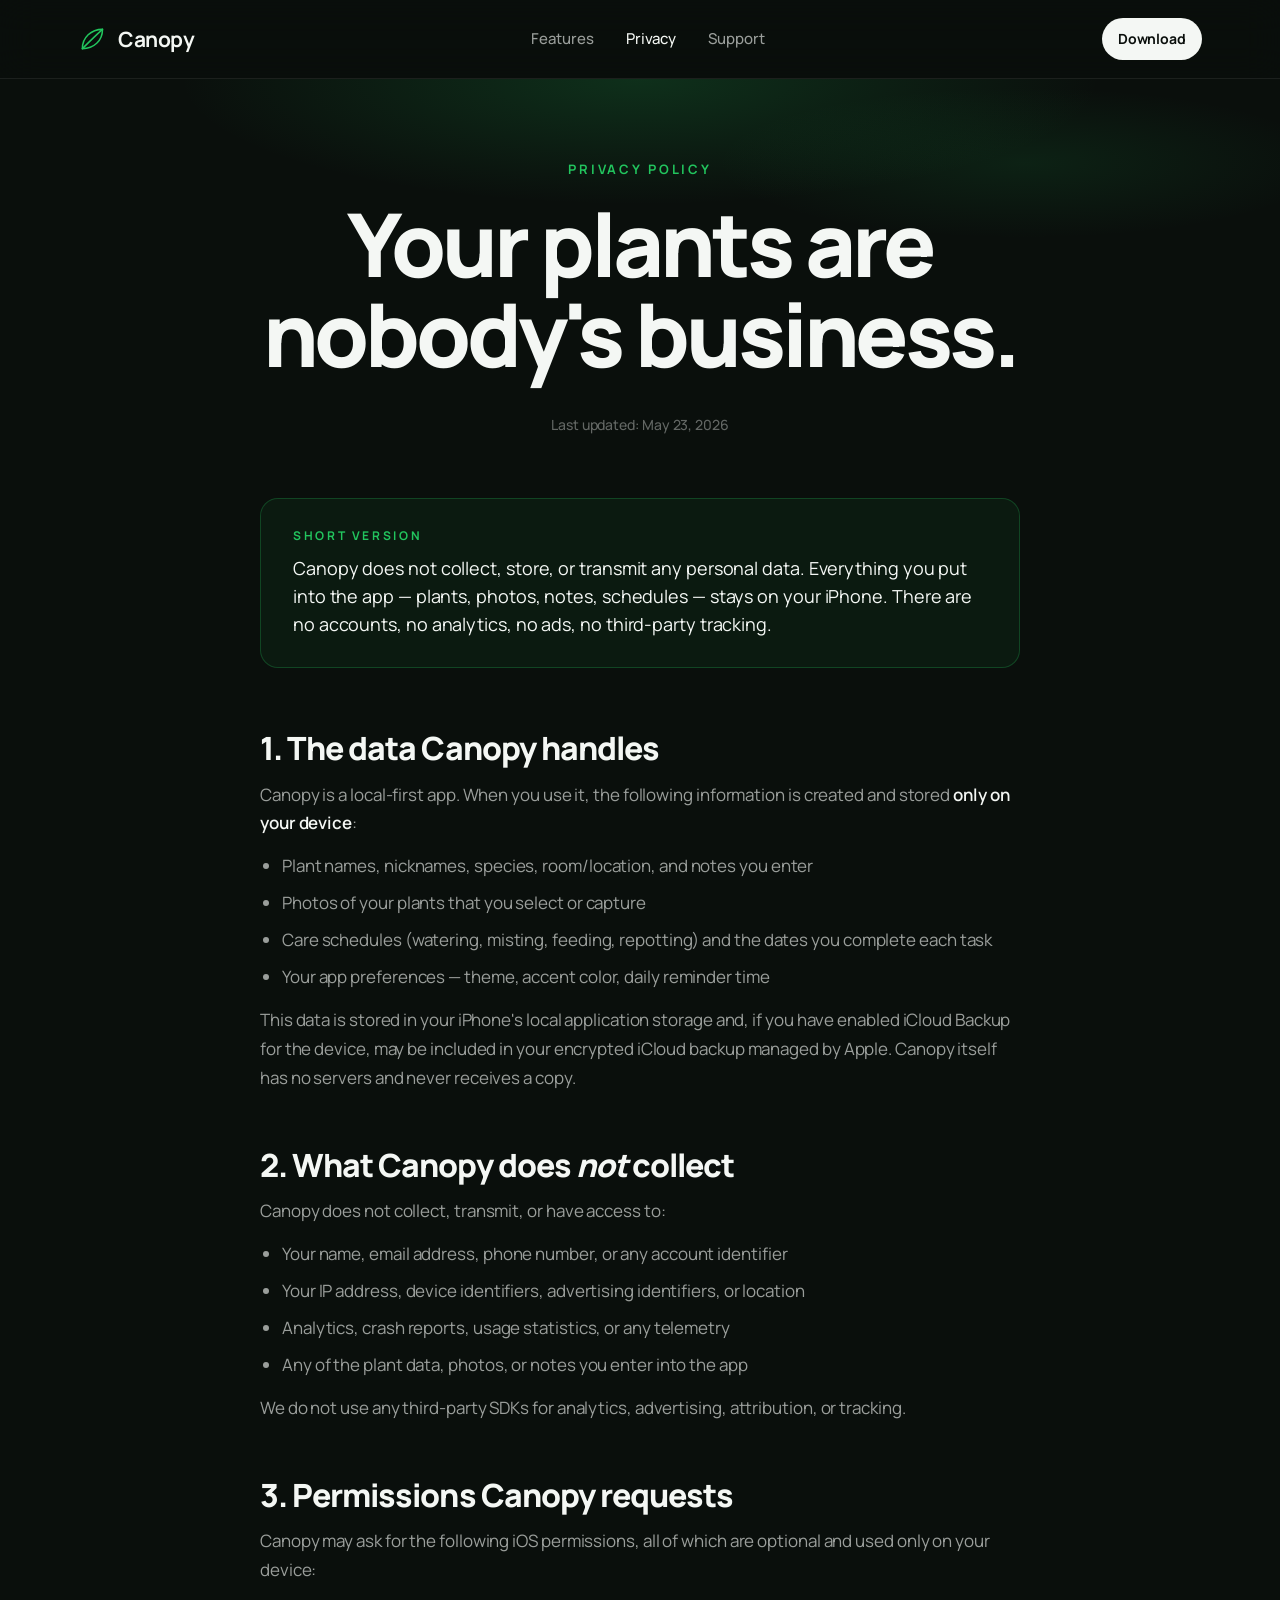
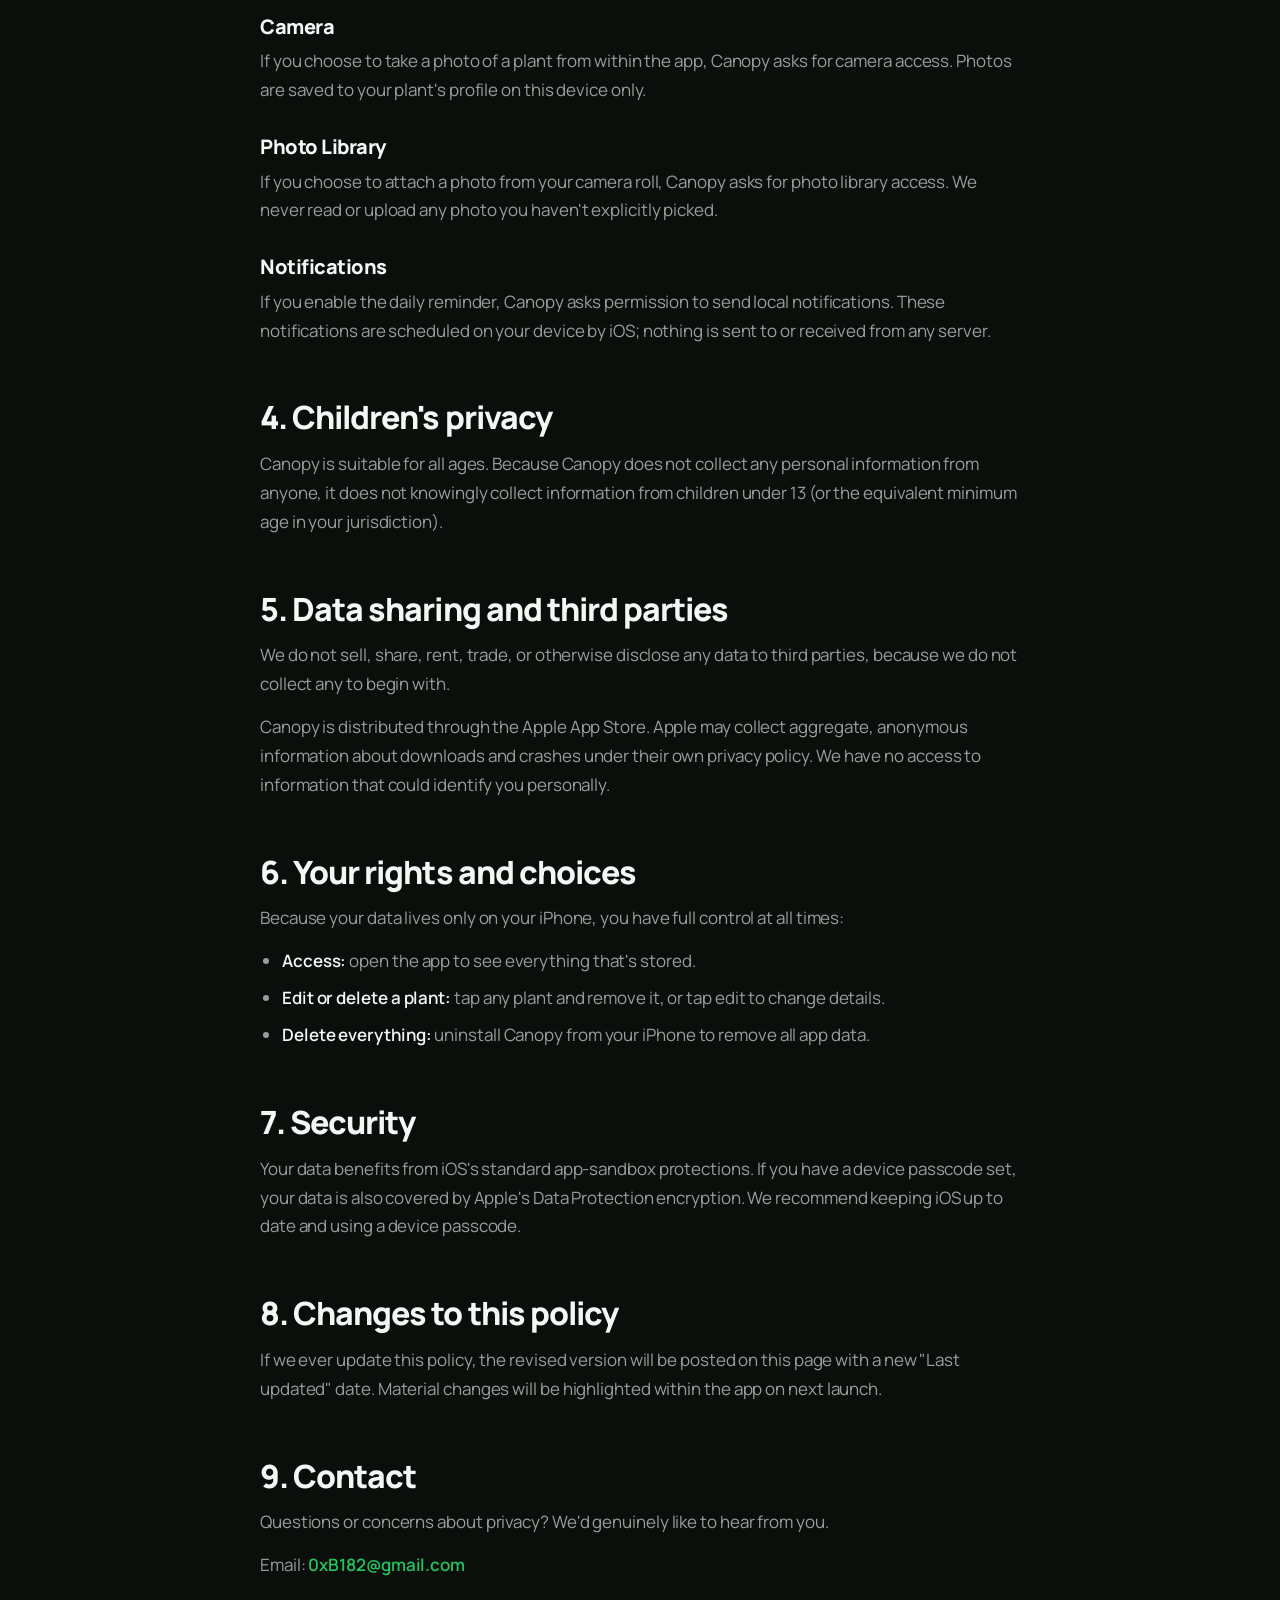
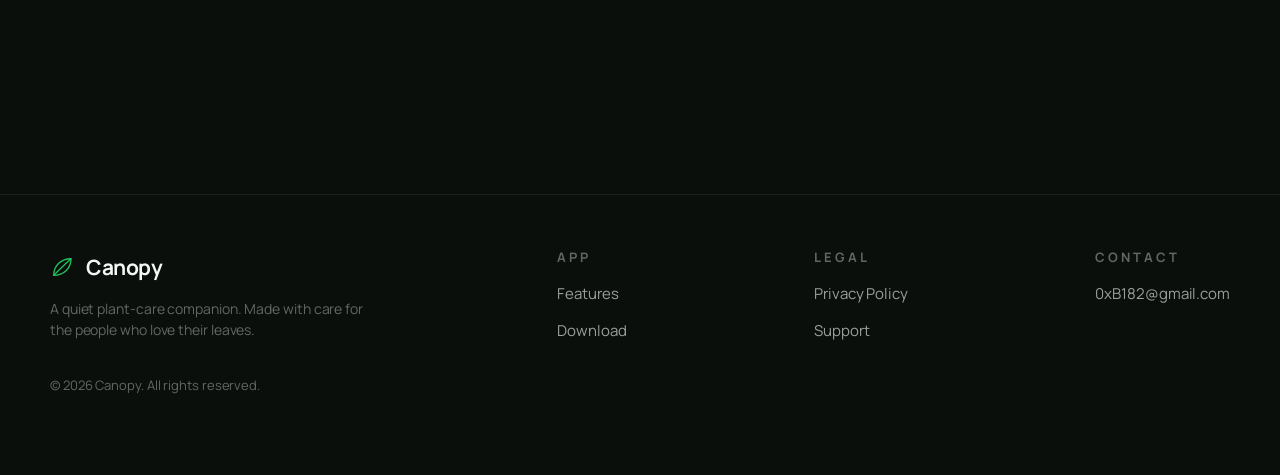
<file: privacy.html>
<!doctype html>
<html lang="en">
<head>
<meta charset="utf-8"/>
<meta name="viewport" content="width=device-width, initial-scale=1"/>
<title>Privacy Policy — Canopy</title>
<meta name="description" content="Canopy's privacy policy. Short version: we don't collect anything."/>
<link rel="stylesheet" href="site.css"/>
<style>
  .page-hero {
    position: relative;
    overflow: hidden;
    padding: 80px 28px 60px;
    text-align: center;
  }
  .page-hero__inner {
    max-width: 760px;
    margin: 0 auto;
    position: relative;
    z-index: 2;
  }
  .page-hero h1 {
    font-size: clamp(48px, 7vw, 88px);
    margin-bottom: 20px;
  }
  .updated {
    display: inline-block;
    color: var(--ink-faint);
    font-size: 14px;
    margin-top: 16px;
    font-weight: 500;
  }
  .tldr {
    max-width: 760px;
    margin: 0 auto 64px;
    padding: 28px 32px;
    border: 1px solid rgba(34,197,94,0.25);
    border-radius: var(--radius-md);
    background: rgba(34,197,94,0.06);
  }
  .tldr__label {
    font-size: 12px;
    font-weight: 700;
    letter-spacing: 0.22em;
    text-transform: uppercase;
    color: var(--brand);
    margin-bottom: 10px;
  }
  .tldr p {
    color: var(--ink);
    font-size: 18px;
    margin: 0;
    line-height: 1.55;
  }
</style>
</head>
<body>

<header class="site-header">
  <div class="site-header__inner">
    <a href="index.html" class="brand-lockup">
      <svg width="28" height="28" viewBox="0 0 64 64" fill="none">
        <path d="M10 54 C 10 28, 30 10, 56 10 C 56 36, 36 54, 10 54 Z" stroke="#22C55E" stroke-width="3.5" fill="none" stroke-linejoin="round"/>
        <path d="M10 54 C 22 42, 38 26, 56 10" stroke="#22C55E" stroke-width="3.5" stroke-linecap="round" fill="none"/>
      </svg>
      Canopy
    </a>
    <nav class="nav">
      <a href="index.html#features">Features</a>
      <a href="privacy.html" class="is-active">Privacy</a>
      <a href="support.html">Support</a>
    </nav>
    <a href="index.html#download" class="btn-app">Download</a>
  </div>
</header>

<main>

  <section class="page-hero">
    <div class="hero-glow"></div>
    <div class="page-hero__inner">
      <div class="eyebrow" style="margin-bottom: 20px;">Privacy Policy</div>
      <h1>Your plants are<br/>nobody's business.</h1>
      <div class="updated">Last updated: May 23, 2026</div>
    </div>
  </section>

  <section class="section" style="padding: 0 28px 80px;">

    <div class="tldr">
      <div class="tldr__label">Short version</div>
      <p>Canopy does not collect, store, or transmit any personal data. Everything you put into the app — plants, photos, notes, schedules — stays on your iPhone. There are no accounts, no analytics, no ads, no third-party tracking.</p>
    </div>

    <div class="prose">

      <h2>1. The data Canopy handles</h2>
      <p>Canopy is a local-first app. When you use it, the following information is created and stored <strong>only on your device</strong>:</p>
      <ul>
        <li>Plant names, nicknames, species, room/location, and notes you enter</li>
        <li>Photos of your plants that you select or capture</li>
        <li>Care schedules (watering, misting, feeding, repotting) and the dates you complete each task</li>
        <li>Your app preferences — theme, accent color, daily reminder time</li>
      </ul>
      <p>This data is stored in your iPhone's local application storage and, if you have enabled iCloud Backup for the device, may be included in your encrypted iCloud backup managed by Apple. Canopy itself has no servers and never receives a copy.</p>

      <h2>2. What Canopy does <em>not</em> collect</h2>
      <p>Canopy does not collect, transmit, or have access to:</p>
      <ul>
        <li>Your name, email address, phone number, or any account identifier</li>
        <li>Your IP address, device identifiers, advertising identifiers, or location</li>
        <li>Analytics, crash reports, usage statistics, or any telemetry</li>
        <li>Any of the plant data, photos, or notes you enter into the app</li>
      </ul>
      <p>We do not use any third-party SDKs for analytics, advertising, attribution, or tracking.</p>

      <h2>3. Permissions Canopy requests</h2>
      <p>Canopy may ask for the following iOS permissions, all of which are optional and used only on your device:</p>
      <h3>Camera</h3>
      <p>If you choose to take a photo of a plant from within the app, Canopy asks for camera access. Photos are saved to your plant's profile on this device only.</p>
      <h3>Photo Library</h3>
      <p>If you choose to attach a photo from your camera roll, Canopy asks for photo library access. We never read or upload any photo you haven't explicitly picked.</p>
      <h3>Notifications</h3>
      <p>If you enable the daily reminder, Canopy asks permission to send local notifications. These notifications are scheduled on your device by iOS; nothing is sent to or received from any server.</p>

      <h2>4. Children's privacy</h2>
      <p>Canopy is suitable for all ages. Because Canopy does not collect any personal information from anyone, it does not knowingly collect information from children under 13 (or the equivalent minimum age in your jurisdiction).</p>

      <h2>5. Data sharing and third parties</h2>
      <p>We do not sell, share, rent, trade, or otherwise disclose any data to third parties, because we do not collect any to begin with.</p>
      <p>Canopy is distributed through the Apple App Store. Apple may collect aggregate, anonymous information about downloads and crashes under their own privacy policy. We have no access to information that could identify you personally.</p>

      <h2>6. Your rights and choices</h2>
      <p>Because your data lives only on your iPhone, you have full control at all times:</p>
      <ul>
        <li><strong>Access:</strong> open the app to see everything that's stored.</li>
        <li><strong>Edit or delete a plant:</strong> tap any plant and remove it, or tap edit to change details.</li>
        <li><strong>Delete everything:</strong> uninstall Canopy from your iPhone to remove all app data.</li>
      </ul>

      <h2>7. Security</h2>
      <p>Your data benefits from iOS's standard app-sandbox protections. If you have a device passcode set, your data is also covered by Apple's Data Protection encryption. We recommend keeping iOS up to date and using a device passcode.</p>

      <h2>8. Changes to this policy</h2>
      <p>If we ever update this policy, the revised version will be posted on this page with a new "Last updated" date. Material changes will be highlighted within the app on next launch.</p>

      <h2>9. Contact</h2>
      <p>Questions or concerns about privacy? We'd genuinely like to hear from you.</p>
      <p>Email: <a href="mailto:0xB182@gmail.com">0xB182@gmail.com</a></p>

    </div>

  </section>

</main>

<footer class="site-footer">
  <div class="site-footer__inner">
    <div class="site-footer__col" style="max-width: 320px;">
      <div class="brand-lockup" style="margin-bottom: 14px;">
        <svg width="24" height="24" viewBox="0 0 64 64" fill="none">
          <path d="M10 54 C 10 28, 30 10, 56 10 C 56 36, 36 54, 10 54 Z" stroke="#22C55E" stroke-width="3.5" fill="none" stroke-linejoin="round"/>
          <path d="M10 54 C 22 42, 38 26, 56 10" stroke="#22C55E" stroke-width="3.5" stroke-linecap="round" fill="none"/>
        </svg>
        Canopy
      </div>
      <p style="font-size: 14px; color: var(--ink-faint);">A quiet plant-care companion. Made with care for the people who love their leaves.</p>
    </div>
    <div class="site-footer__col">
      <h4>App</h4>
      <ul>
        <li><a href="index.html#features">Features</a></li>
        <li><a href="index.html#download">Download</a></li>
      </ul>
    </div>
    <div class="site-footer__col">
      <h4>Legal</h4>
      <ul>
        <li><a href="privacy.html">Privacy Policy</a></li>
        <li><a href="support.html">Support</a></li>
      </ul>
    </div>
    <div class="site-footer__col">
      <h4>Contact</h4>
      <ul>
        <li><a href="mailto:0xB182@gmail.com">0xB182@gmail.com</a></li>
      </ul>
    </div>
  </div>
  <div class="site-footer__inner site-footer__legal">
    © 2026 Canopy. All rights reserved.
  </div>
</footer>

</body>
</html>
</file>
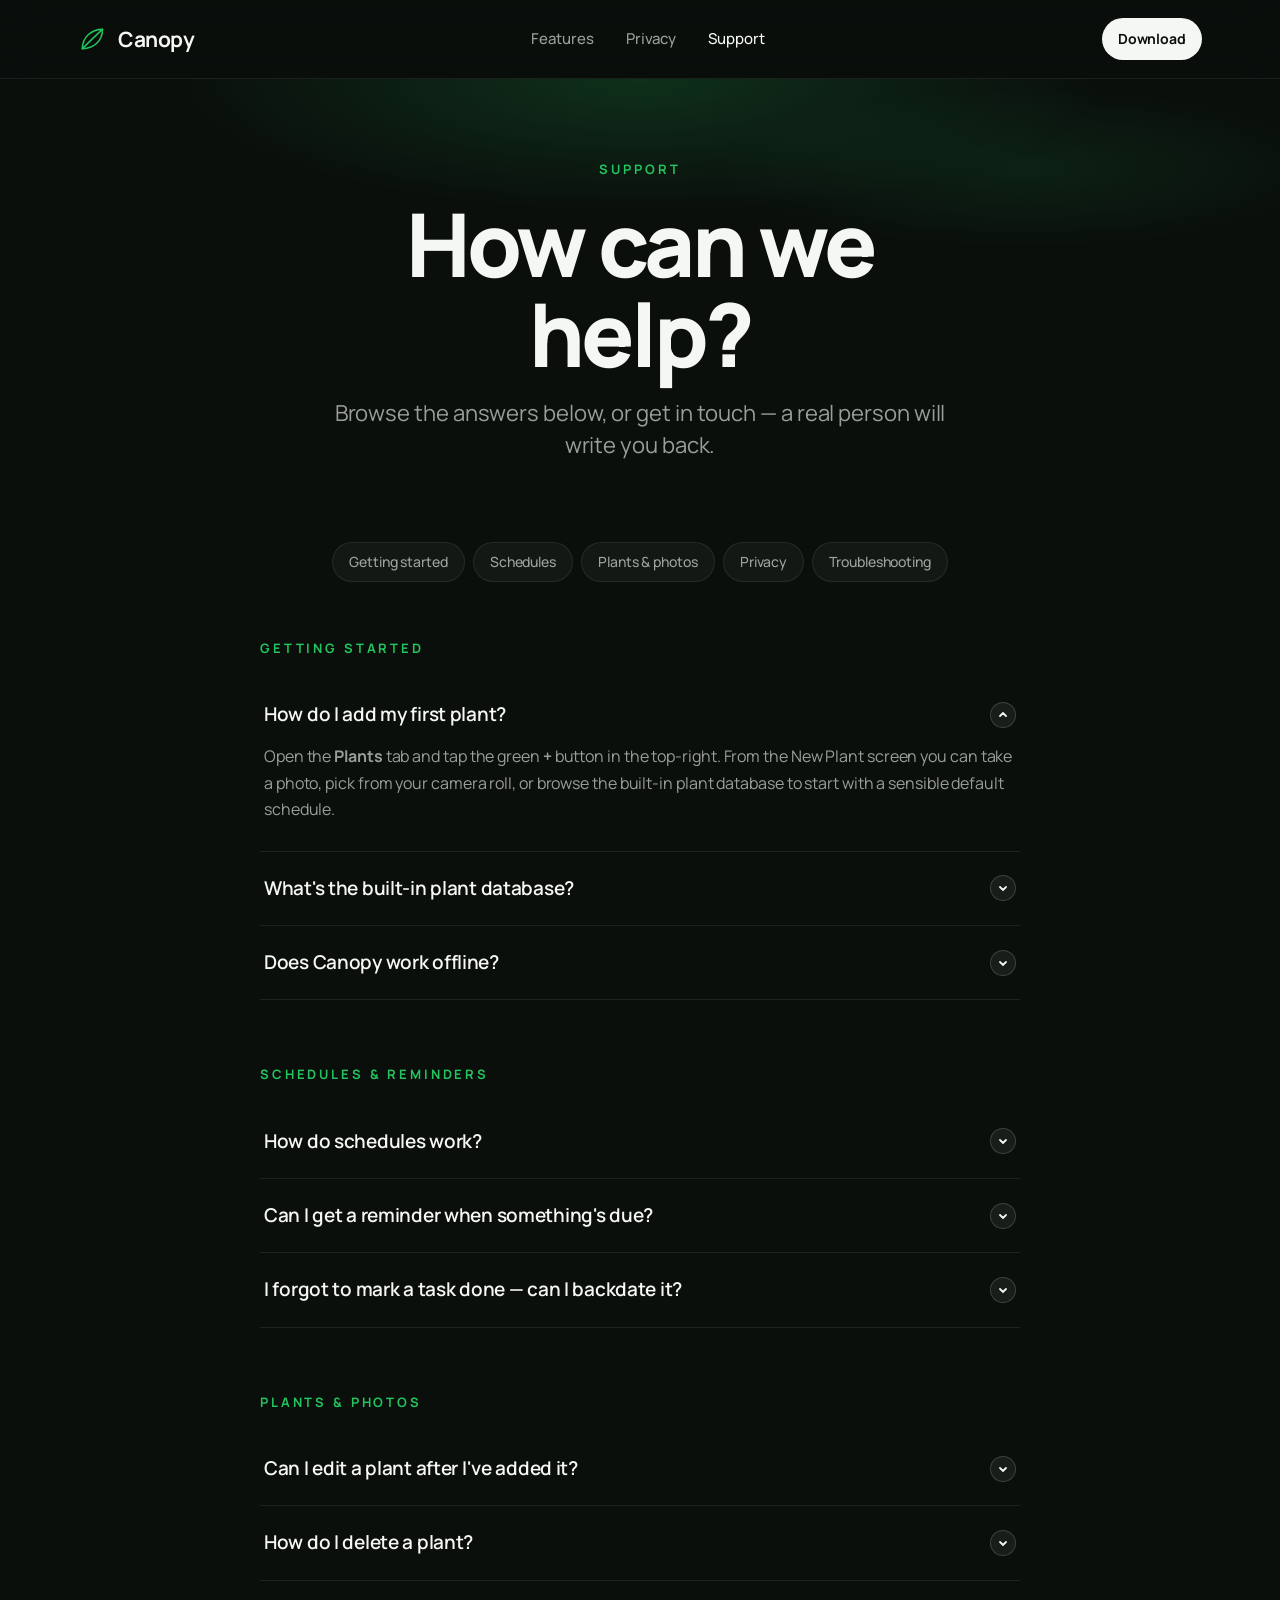
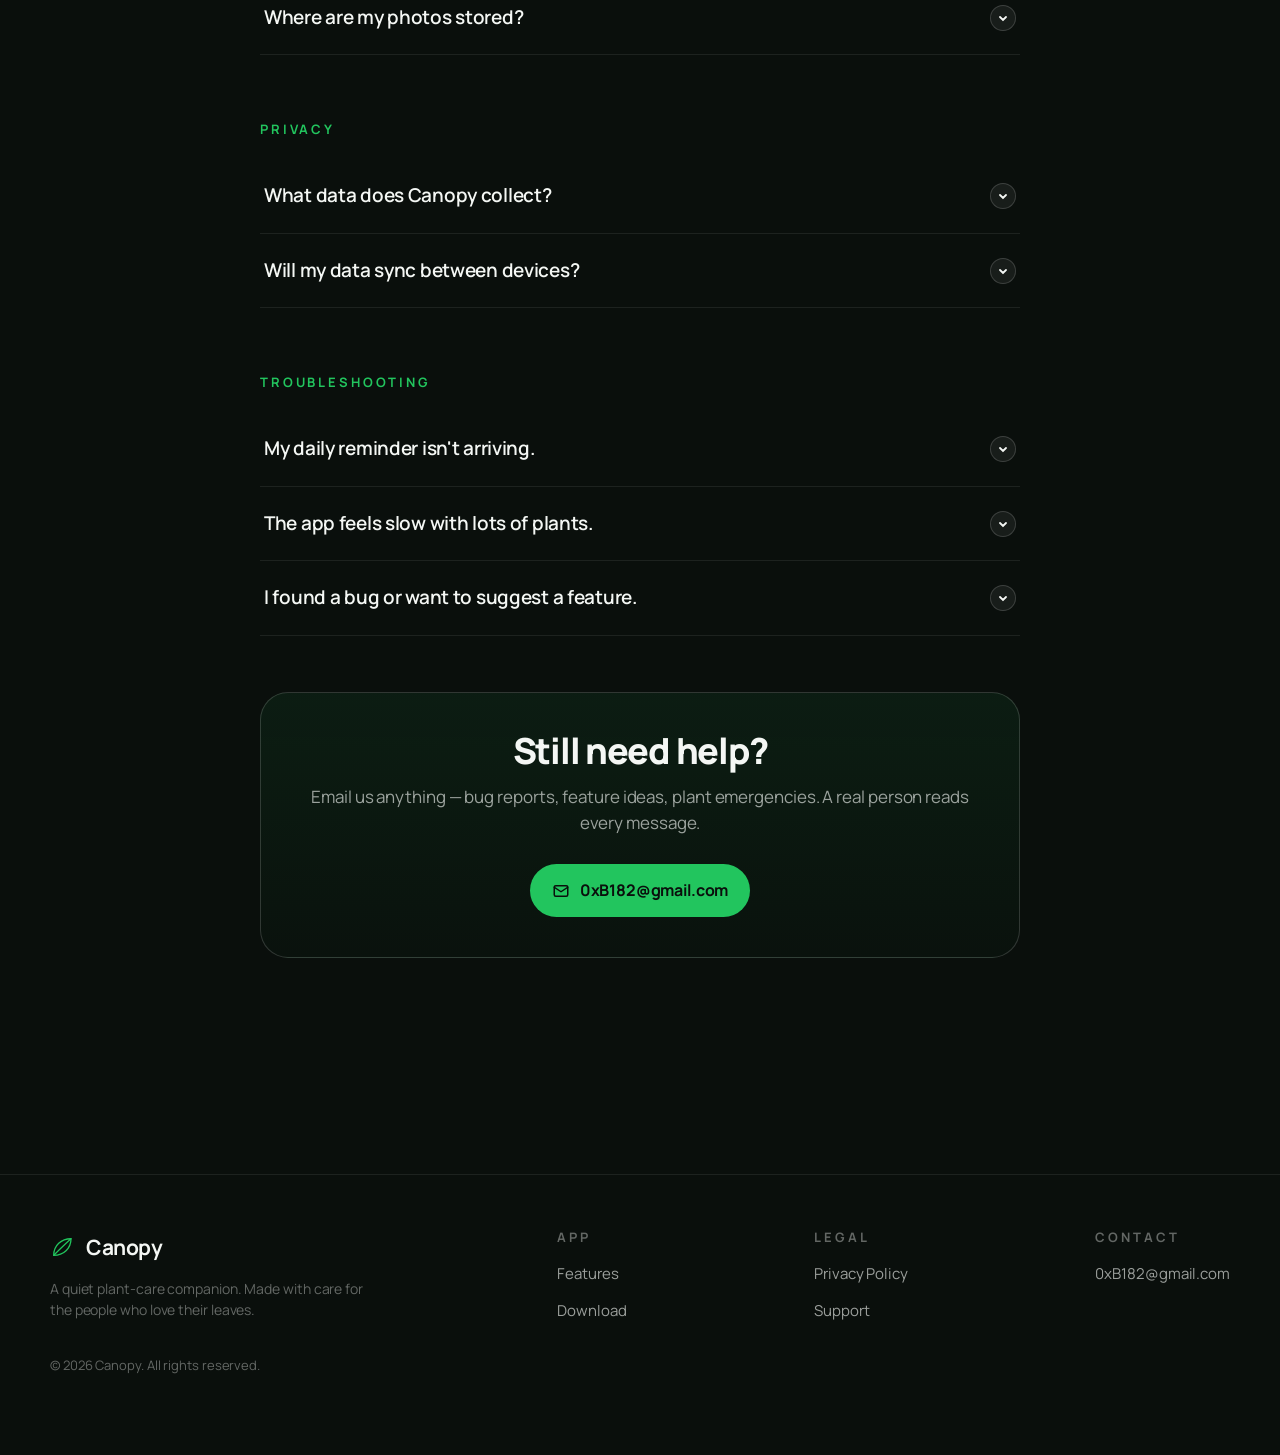
<file: support.html>
<!doctype html>
<html lang="en">
<head>
<meta charset="utf-8"/>
<meta name="viewport" content="width=device-width, initial-scale=1"/>
<title>Support — Canopy</title>
<meta name="description" content="Help and support for Canopy, the plant-care companion app."/>
<link rel="stylesheet" href="site.css"/>
<style>
  .page-hero {
    position: relative;
    overflow: hidden;
    padding: 80px 28px 60px;
    text-align: center;
  }
  .page-hero__inner {
    max-width: 760px;
    margin: 0 auto;
    position: relative;
    z-index: 2;
  }
  .page-hero h1 {
    font-size: clamp(48px, 7vw, 88px);
    margin-bottom: 20px;
  }
  .page-hero .lead { margin: 0 auto; }

  /* Contact card */
  .contact-card {
    max-width: 760px;
    margin: 56px auto;
    padding: 40px;
    border: 1px solid var(--line-strong);
    border-radius: var(--radius-lg);
    background: linear-gradient(180deg, rgba(34,197,94,0.08), rgba(34,197,94,0.02));
    text-align: center;
  }
  .contact-card h2 {
    font-size: 36px;
    margin-bottom: 14px;
  }
  .contact-card p { font-size: 17px; margin-bottom: 28px; }
  .contact-email {
    display: inline-flex;
    align-items: center;
    gap: 10px;
    padding: 14px 22px;
    background: var(--brand);
    color: var(--bg);
    border-radius: 999px;
    font-weight: 700;
    font-size: 16px;
    letter-spacing: -0.01em;
  }
  .contact-email:hover { opacity: 0.9; }

  /* FAQ */
  .faq {
    max-width: 760px;
    margin: 0 auto;
  }
  .faq h2.section-title {
    font-size: 36px;
    margin-bottom: 32px;
    text-align: center;
  }
  details.qa {
    border-bottom: 1px solid var(--line);
    padding: 22px 4px;
  }
  details.qa[open] { padding-bottom: 28px; }
  details.qa summary {
    list-style: none;
    cursor: pointer;
    font-size: 19px;
    font-weight: 600;
    color: var(--ink);
    letter-spacing: -0.015em;
    display: flex;
    align-items: center;
    justify-content: space-between;
    gap: 16px;
  }
  details.qa summary::-webkit-details-marker { display: none; }
  details.qa summary::after {
    content: '';
    width: 24px; height: 24px;
    border-radius: 999px;
    background: rgba(244, 247, 244, 0.06);
    border: 1px solid var(--line-strong);
    background-image: url("data:image/svg+xml;utf8,<svg xmlns='http://www.w3.org/2000/svg' width='12' height='12' viewBox='0 0 12 12' fill='none' stroke='%23F4F7F4' stroke-width='1.8' stroke-linecap='round'><path d='M3 5l3 3 3-3'/></svg>");
    background-repeat: no-repeat;
    background-position: center;
    transition: transform .2s;
    flex-shrink: 0;
  }
  details.qa[open] summary::after { transform: rotate(180deg); }
  details.qa .answer {
    margin-top: 14px;
    color: var(--ink-mute);
    font-size: 16px;
    line-height: 1.65;
  }
  details.qa .answer p { margin: 0 0 12px; color: var(--ink-mute); }
  details.qa .answer p:last-child { margin-bottom: 0; }

  /* Categories nav */
  .cats {
    max-width: 760px;
    margin: 0 auto 56px;
    display: flex;
    flex-wrap: wrap;
    gap: 8px;
    justify-content: center;
  }
  .cats a {
    padding: 8px 16px;
    border-radius: 999px;
    background: rgba(244, 247, 244, 0.04);
    border: 1px solid var(--line);
    color: var(--ink-mute);
    font-size: 14px;
    font-weight: 500;
  }
  .cats a:hover { color: var(--ink); border-color: var(--line-strong); opacity: 1; }
  .faq-cat {
    margin: 64px 0 20px;
    font-size: 13px;
    font-weight: 700;
    letter-spacing: 0.22em;
    text-transform: uppercase;
    color: var(--brand);
  }
  .faq-cat:first-of-type { margin-top: 0; }
</style>
</head>
<body>

<header class="site-header">
  <div class="site-header__inner">
    <a href="index.html" class="brand-lockup">
      <svg width="28" height="28" viewBox="0 0 64 64" fill="none">
        <path d="M10 54 C 10 28, 30 10, 56 10 C 56 36, 36 54, 10 54 Z" stroke="#22C55E" stroke-width="3.5" fill="none" stroke-linejoin="round"/>
        <path d="M10 54 C 22 42, 38 26, 56 10" stroke="#22C55E" stroke-width="3.5" stroke-linecap="round" fill="none"/>
      </svg>
      Canopy
    </a>
    <nav class="nav">
      <a href="index.html#features">Features</a>
      <a href="privacy.html">Privacy</a>
      <a href="support.html" class="is-active">Support</a>
    </nav>
    <a href="index.html#download" class="btn-app">Download</a>
  </div>
</header>

<main>

  <section class="page-hero">
    <div class="hero-glow"></div>
    <div class="page-hero__inner">
      <div class="eyebrow" style="margin-bottom: 20px;">Support</div>
      <h1>How can we<br/>help?</h1>
      <p class="lead">Browse the answers below, or get in touch — a real person will write you back.</p>
    </div>
  </section>

  <section class="section" style="padding: 20px 28px 40px;">

    <div class="cats">
      <a href="#getting-started">Getting started</a>
      <a href="#schedules">Schedules</a>
      <a href="#plants">Plants & photos</a>
      <a href="#privacy">Privacy</a>
      <a href="#troubleshooting">Troubleshooting</a>
    </div>

    <div class="faq">

      <div class="faq-cat" id="getting-started">Getting started</div>

      <details class="qa" open>
        <summary>How do I add my first plant?</summary>
        <div class="answer">
          <p>Open the <strong>Plants</strong> tab and tap the green <strong>+</strong> button in the top-right. From the New Plant screen you can take a photo, pick from your camera roll, or browse the built-in plant database to start with a sensible default schedule.</p>
        </div>
      </details>

      <details class="qa">
        <summary>What's the built-in plant database?</summary>
        <div class="answer">
          <p>An extensive library of common houseplants with default care schedules — watering, misting, fertilizing, and repotting cadence — based on common care guidance. Tap any entry to add it as one of your plants with the schedule pre-filled. You can change any of it after.</p>
          <p>If a plant isn't there, search for it then tap <strong>Add to database</strong> to define your own entry.</p>
        </div>
      </details>

      <details class="qa">
        <summary>Does Canopy work offline?</summary>
        <div class="answer">
          <p>Yes. Canopy is entirely offline. There's no account to make, no server to talk to, no internet connection required.</p>
        </div>
      </details>


      <div class="faq-cat" id="schedules">Schedules & reminders</div>

      <details class="qa">
        <summary>How do schedules work?</summary>
        <div class="answer">
          <p>Each plant can have its own schedule for watering, misting, fertilizing, and repotting. You set the cadence (every N days) and Canopy tracks when the next one is due. When you complete a task it counts toward your streak for that plant.</p>
        </div>
      </details>

      <details class="qa">
        <summary>Can I get a reminder when something's due?</summary>
        <div class="answer">
          <p>Yes. Go to <strong>Settings → Daily Reminder</strong> and enable it. Pick a time you're usually at your sharpest — Canopy will send one summary notification each day with what's due. No nags, no streak guilt.</p>
        </div>
      </details>

      <details class="qa">
        <summary>I forgot to mark a task done — can I backdate it?</summary>
        <div class="answer">
          <p>Tap the plant, scroll to the care item, and use the history controls to log a past completion. The streak counter is recalculated based on the dates you log.</p>
        </div>
      </details>


      <div class="faq-cat" id="plants">Plants & photos</div>

      <details class="qa">
        <summary>Can I edit a plant after I've added it?</summary>
        <div class="answer">
          <p>Yes — open the plant and tap the edit icon (top-right). You can change the name, nickname, species, room, photo, notes, and any of the care tasks.</p>
        </div>
      </details>

      <details class="qa">
        <summary>How do I delete a plant?</summary>
        <div class="answer">
          <p>Open the plant, tap edit, and scroll to the bottom — you'll find a <strong>Delete plant</strong> option. This removes the plant, its photo, and its full care history from your device.</p>
        </div>
      </details>

      <details class="qa">
        <summary>Where are my photos stored?</summary>
        <div class="answer">
          <p>Only on your iPhone, inside Canopy's app sandbox. They are not uploaded anywhere. If you have iCloud Backup turned on for your device, your photos will be included in that encrypted Apple-managed backup, but never sent to Canopy or any third party.</p>
        </div>
      </details>


      <div class="faq-cat" id="privacy">Privacy</div>

      <details class="qa">
        <summary>What data does Canopy collect?</summary>
        <div class="answer">
          <p>None. No accounts, no analytics, no telemetry, no advertising IDs. Everything you put into Canopy stays on your iPhone.</p>
          <p>Full details on the <a href="privacy.html">Privacy Policy</a> page.</p>
        </div>
      </details>

      <details class="qa">
        <summary>Will my data sync between devices?</summary>
        <div class="answer">
          <p>Not in the current version. Canopy stores everything locally. If you restore to a new device from an iCloud backup, your Canopy data will come with it as part of the device backup.</p>
        </div>
      </details>


      <div class="faq-cat" id="troubleshooting">Troubleshooting</div>

      <details class="qa">
        <summary>My daily reminder isn't arriving.</summary>
        <div class="answer">
          <p>Check that notifications are allowed for Canopy: open <strong>iOS Settings → Notifications → Canopy</strong> and ensure "Allow Notifications" is on. Then in Canopy, go to <strong>Settings → Daily Reminder</strong> and confirm it's enabled and set to the time you want.</p>
        </div>
      </details>

      <details class="qa">
        <summary>The app feels slow with lots of plants.</summary>
        <div class="answer">
          <p>If you have a very large collection or many high-resolution photos, scrolling can slow down on older devices. We're always working on performance — let us know your device and the rough number of plants and we'll dig in.</p>
        </div>
      </details>

      <details class="qa">
        <summary>I found a bug or want to suggest a feature.</summary>
        <div class="answer">
          <p>Please write us — we read every message. Include the iOS version, your iPhone model, and a screenshot if it helps.</p>
        </div>
      </details>

    </div>

    <!-- Contact card -->
    <div class="contact-card">
      <h2>Still need help?</h2>
      <p>Email us anything — bug reports, feature ideas, plant emergencies. A real person reads every message.</p>
      <a class="contact-email" href="mailto:0xB182@gmail.com?subject=Canopy%20Support">
        <svg width="18" height="18" viewBox="0 0 24 24" fill="none" stroke="currentColor" stroke-width="2" stroke-linecap="round" stroke-linejoin="round"><rect x="3" y="5" width="18" height="14" rx="2"/><path d="m3 7 9 6 9-6"/></svg>
        0xB182@gmail.com
      </a>
    </div>

  </section>

</main>

<footer class="site-footer">
  <div class="site-footer__inner">
    <div class="site-footer__col" style="max-width: 320px;">
      <div class="brand-lockup" style="margin-bottom: 14px;">
        <svg width="24" height="24" viewBox="0 0 64 64" fill="none">
          <path d="M10 54 C 10 28, 30 10, 56 10 C 56 36, 36 54, 10 54 Z" stroke="#22C55E" stroke-width="3.5" fill="none" stroke-linejoin="round"/>
          <path d="M10 54 C 22 42, 38 26, 56 10" stroke="#22C55E" stroke-width="3.5" stroke-linecap="round" fill="none"/>
        </svg>
        Canopy
      </div>
      <p style="font-size: 14px; color: var(--ink-faint);">A quiet plant-care companion. Made with care for the people who love their leaves.</p>
    </div>
    <div class="site-footer__col">
      <h4>App</h4>
      <ul>
        <li><a href="index.html#features">Features</a></li>
        <li><a href="index.html#download">Download</a></li>
      </ul>
    </div>
    <div class="site-footer__col">
      <h4>Legal</h4>
      <ul>
        <li><a href="privacy.html">Privacy Policy</a></li>
        <li><a href="support.html">Support</a></li>
      </ul>
    </div>
    <div class="site-footer__col">
      <h4>Contact</h4>
      <ul>
        <li><a href="mailto:0xB182@gmail.com">0xB182@gmail.com</a></li>
      </ul>
    </div>
  </div>
  <div class="site-footer__inner site-footer__legal">
    © 2026 Canopy. All rights reserved.
  </div>
</footer>

</body>
</html>
</file>
<file: site.css>
/* Canopy — shared site styles */

@import url('https://fonts.googleapis.com/css2?family=Manrope:wght@400;500;600;700;800&display=swap');

:root {
  --bg: #0A0F0C;
  --bg-2: #0F1612;
  --card: #131A16;
  --line: rgba(244, 247, 244, 0.08);
  --line-strong: rgba(244, 247, 244, 0.16);
  --ink: #F4F7F4;
  --ink-mute: rgba(244, 247, 244, 0.62);
  --ink-faint: rgba(244, 247, 244, 0.38);
  --brand: #22C55E;
  --brand-soft: #4ADE80;
  --brand-deep: #16A34A;
  --radius-lg: 28px;
  --radius-md: 18px;
  --radius-sm: 12px;
  --maxw: 1180px;
}

* { box-sizing: border-box; }
html, body { margin: 0; padding: 0; }
body {
  background: var(--bg);
  color: var(--ink);
  font-family: 'Manrope', system-ui, -apple-system, sans-serif;
  font-size: 17px;
  line-height: 1.55;
  letter-spacing: -0.005em;
  -webkit-font-smoothing: antialiased;
  text-rendering: optimizeLegibility;
}
a { color: var(--brand); text-decoration: none; transition: opacity .15s; }
a:hover { opacity: 0.8; }
img { max-width: 100%; display: block; }

/* ── Header / nav ─────────────────────────────────── */
.site-header {
  position: sticky; top: 0; z-index: 50;
  backdrop-filter: blur(18px) saturate(140%);
  -webkit-backdrop-filter: blur(18px) saturate(140%);
  background: rgba(10, 15, 12, 0.72);
  border-bottom: 1px solid var(--line);
}
.site-header__inner {
  max-width: var(--maxw);
  margin: 0 auto;
  padding: 18px 28px;
  display: flex;
  align-items: center;
  justify-content: space-between;
  gap: 24px;
}
.brand-lockup {
  display: inline-flex;
  align-items: center;
  gap: 12px;
  color: var(--ink);
  font-weight: 700;
  font-size: 21px;
  letter-spacing: -0.02em;
}
.brand-lockup svg { display: block; }
.nav { display: flex; gap: 32px; align-items: center; }
.nav a {
  color: var(--ink-mute);
  font-weight: 500;
  font-size: 15px;
  letter-spacing: -0.005em;
}
.nav a:hover { color: var(--ink); opacity: 1; }
.nav a.is-active { color: var(--ink); }
.btn-app {
  display: inline-flex; align-items: center; gap: 8px;
  background: var(--ink); color: var(--bg);
  font-weight: 700; font-size: 14px;
  padding: 10px 16px; border-radius: 999px;
  border: none; cursor: pointer;
}
.btn-app:hover { background: var(--brand); opacity: 1; }

@media (max-width: 720px) {
  .nav { display: none; }
}

/* ── Main / sections ──────────────────────────────── */
main { padding-bottom: 120px; }
.section { max-width: var(--maxw); margin: 0 auto; padding: 0 28px; }
.section--pad { padding-top: 96px; padding-bottom: 96px; }
.section--tight { padding-top: 56px; padding-bottom: 56px; }
.eyebrow {
  font-size: 13px; font-weight: 700;
  letter-spacing: 0.22em; text-transform: uppercase;
  color: var(--brand);
}
h1, h2, h3, h4 {
  font-family: 'Manrope', sans-serif;
  font-weight: 800;
  letter-spacing: -0.035em;
  line-height: 1.02;
  margin: 0;
  text-wrap: balance;
}
h1 { font-size: clamp(56px, 8.5vw, 112px); letter-spacing: -0.045em; }
h2 { font-size: clamp(40px, 5.5vw, 64px); }
h3 { font-size: 28px; letter-spacing: -0.025em; }
p { margin: 0; color: var(--ink-mute); }
p.lead { font-size: 22px; line-height: 1.45; color: var(--ink-mute); max-width: 640px; }
.accent { color: var(--brand); }

/* ── Footer ───────────────────────────────────────── */
.site-footer {
  border-top: 1px solid var(--line);
  padding: 56px 28px 80px;
  background: var(--bg);
}
.site-footer__inner {
  max-width: var(--maxw);
  margin: 0 auto;
  display: flex;
  justify-content: space-between;
  align-items: flex-start;
  gap: 32px;
  flex-wrap: wrap;
}
.site-footer__col h4 {
  font-size: 13px;
  font-weight: 700;
  letter-spacing: 0.22em;
  text-transform: uppercase;
  color: var(--ink-faint);
  margin-bottom: 16px;
}
.site-footer__col ul {
  list-style: none; padding: 0; margin: 0;
  display: flex; flex-direction: column; gap: 10px;
}
.site-footer__col a {
  color: var(--ink-mute);
  font-size: 15px;
}
.site-footer__col a:hover { color: var(--ink); }
.site-footer__legal {
  color: var(--ink-faint);
  font-size: 13px;
  margin-top: 32px;
}

/* ── Pills / chips ────────────────────────────────── */
.pill {
  display: inline-flex; align-items: center; gap: 8px;
  padding: 7px 14px;
  border-radius: 999px;
  border: 1px solid var(--line-strong);
  font-size: 13px;
  font-weight: 600;
  color: var(--ink);
  background: rgba(244, 247, 244, 0.03);
}
.pill .dot {
  width: 6px; height: 6px; border-radius: 999px;
  background: var(--brand);
  box-shadow: 0 0 12px var(--brand);
}

/* ── Cards / surfaces ─────────────────────────────── */
.card {
  background: var(--card);
  border: 1px solid var(--line);
  border-radius: var(--radius-md);
  padding: 28px;
}

/* ── Buttons ──────────────────────────────────────── */
.btn {
  display: inline-flex; align-items: center; gap: 10px;
  font-family: inherit;
  font-weight: 700;
  font-size: 16px;
  padding: 16px 24px;
  border-radius: 999px;
  border: none;
  cursor: pointer;
  transition: transform .15s, opacity .15s, background .15s;
}
.btn:active { transform: translateY(1px); }
.btn-primary { background: var(--brand); color: var(--bg); }
.btn-primary:hover { background: var(--brand-soft); opacity: 1; }
.btn-ghost { background: transparent; color: var(--ink); border: 1px solid var(--line-strong); }
.btn-ghost:hover { border-color: var(--ink); opacity: 1; }

/* ── Long-form prose (privacy, support) ───────────── */
.prose {
  max-width: 760px;
  margin: 0 auto;
  font-size: 17px;
  line-height: 1.7;
  color: var(--ink-mute);
}
.prose h2 {
  font-size: 32px;
  color: var(--ink);
  margin-top: 56px;
  margin-bottom: 16px;
  letter-spacing: -0.03em;
}
.prose h2:first-child { margin-top: 0; }
.prose h3 {
  font-size: 20px;
  color: var(--ink);
  margin-top: 32px;
  margin-bottom: 10px;
}
.prose p { margin-bottom: 14px; }
.prose ul { padding-left: 22px; margin: 0 0 14px; }
.prose li { margin-bottom: 8px; }
.prose strong { color: var(--ink); font-weight: 600; }
.prose a { font-weight: 600; }

/* ── Glow background (used on hero) ───────────────── */
.hero-glow {
  position: absolute;
  inset: 0;
  pointer-events: none;
  background:
    radial-gradient(ellipse 60% 50% at 50% 0%, rgba(34, 197, 94, 0.18), transparent 60%),
    radial-gradient(ellipse 40% 30% at 80% 20%, rgba(34, 197, 94, 0.10), transparent 60%);
}
</file>
